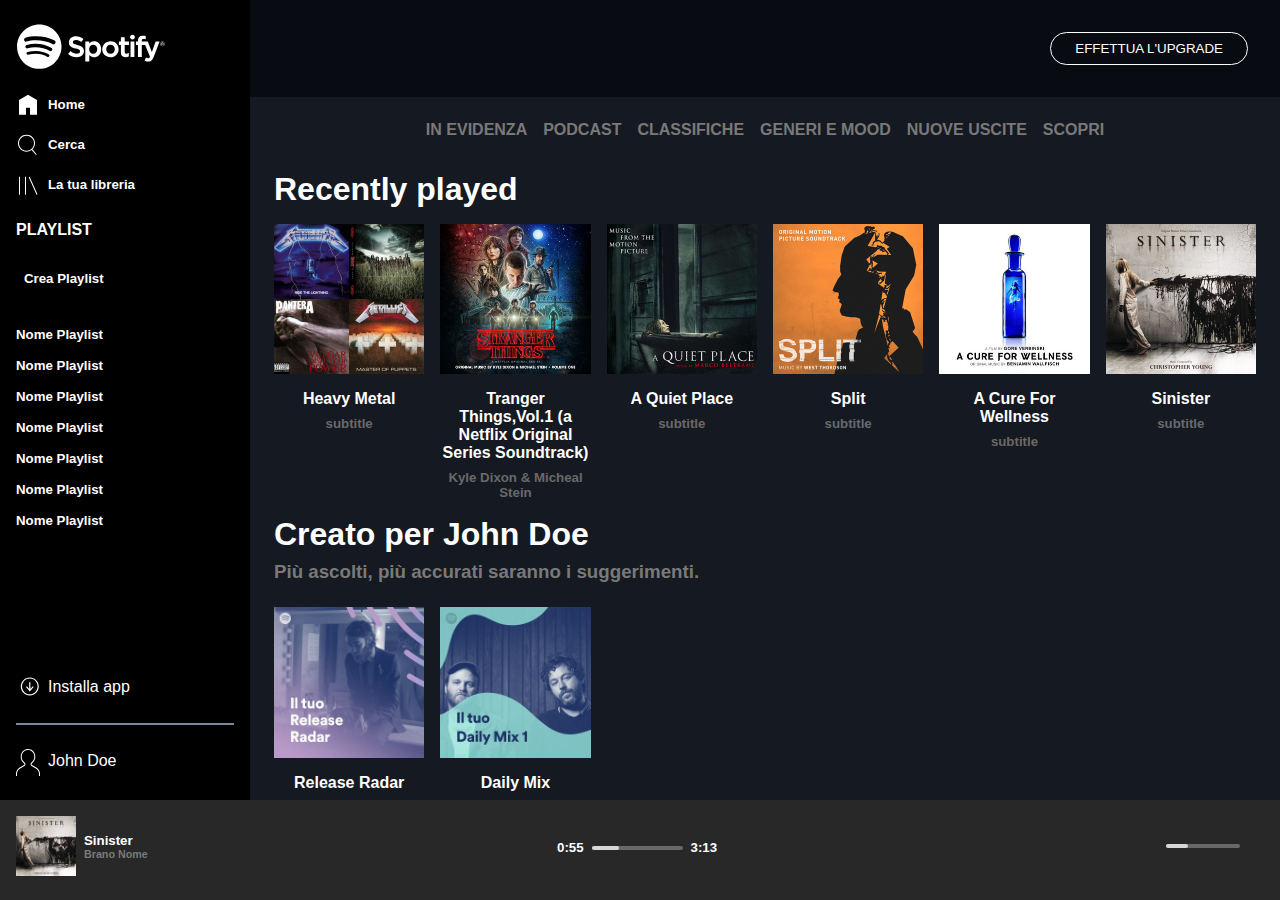
<file: index.html>
<!DOCTYPE html>
<html lang="it">
    <head>
        <meta charset="UTF-8">
        <meta http-equiv="X-UA-Compatible" content="IE=edge">
        <meta name="viewport" content="width=device-width, initial-scale=1.0">
        <title>Spotify</title>
        <link rel="stylesheet" href="https://cdnjs.cloudflare.com/ajax/libs/font-awesome/6.2.0/css/all.min.css"
        integrity="sha512-xh6O/CkQoPOWDdYTDqeRdPCVd1SpvCA9XXcUnZS2FmJNp1coAFzvtCN9BmamE+4aHK8yyUHUSCcJHgXloTyT2A=="
        crossorigin="anonymous" referrerpolicy="no-referrer" />
        <link rel="stylesheet" href="css/style.css">
        <link rel="stylesheet" href="css/style-media.css">
    </head>
    <body>
        <div class="top-container">
            <div class="side-bar">
                
                <div class="top-section">
                    <ul class="sidebar-list">
                        <li>
                            <div class="s-logo">
                                <img src="img/logo-small.svg" alt="">
                            </div>
                            <div class="l-logo">
                                <img src="img/logo.svg" alt="">
                            </div>
                        </li>
                        <li>
                            <a href="#">
                                <div class="li-img">
                                    <img src="img/home.svg" alt="">
                                </div>
                                <div class="li-text">
                                    <h5>Home</h5>
                                </div>

                            </a>
                        </li>
                        <li>
                            <a href="#">
                                <div class="li-img">
                                    <img src="img/search.svg" alt="">
                                </div>
                                <div class="li-text">
                                    <h5>Cerca</h5>
                                </div>

                            </a>
                        </li>
                        <li>
                            <a href="#">
                                <div class="li-img">
                                    <img src="img/libreria.svg" alt="">
                                </div>
                                <div class="li-text">
                                    <h5>La tua libreria</h5>
                                </div>

                            </a>
                        </li>
                        
                    </ul>
                </div>
                <div class="middle-section">
                    <div class="playlist-container">
                        <h4>PLAYLIST</h4>
                        <div class="add-playlist">
                            <i class="fa-solid fa-square-plus font-3"></i>
                            <h5>Crea Playlist</h5>
                        </div>
                        <ul class="sidebar-list">
                            <li><h5>Nome Playlist</h5></li>
                            <li><h5>Nome Playlist</h5></li>
                            <li><h5>Nome Playlist</h5></li>
                            <li><h5>Nome Playlist</h5></li>
                            <li><h5>Nome Playlist</h5></li>
                            <li><h5>Nome Playlist</h5></li>
                            <li><h5>Nome Playlist</h5></li>
                          

                        </ul>

                    </div>
                </div>
                <div class="bottom-section">
                    <ul class="sidebar-list">
                        
                        <li>
                            <a href="#">
                                <div class="li-img">
                                    <img src="img/download.svg" alt="">
                                </div>
                                <div class="li-text">
                                    Installa app
                                </div>

                            </a>
                        </li>
                        <li>
                            <div class="small-bar"></div>
                        </li>
                        <li>
                            <a href="#">
                                <div class="li-img">
                                    <img src="img/profile.svg" alt="">
                                </div>
                                <div class="li-text">
                                    John Doe
                                </div>

                            </a>
                        </li>                          
                    </ul>
                
                </div>
            </div>
            <div class="main-container">
                <div class="upgrade-container">
                    <button class="btn btn-no-bgc"><a href="#">EFFETTUA L'UPGRADE</a></button>
                </div>
                <div class="sub-main-container">
                    <div class="tab-container">
                        <ul class="over-list">
                            <li>
                                <a href="#">
                                    <h4>IN EVIDENZA</h4> 
                                </a>
                            </li>
                            <li>
                                <a href="#">
                                    <h4>PODCAST</h4> 
                                </a>
                            </li>        
                            <li>
                                <a href="#">
                                    <h4>CLASSIFICHE</h4> 
                                </a>
                            </li>        
                            <li>
                                <a href="#">
                                    <h4>GENERI E MOOD</h4>
                                </a>
                            </li>        
                            <li>
                                <a href="#">
                                    <h4>NUOVE USCITE</h4>
                                </a>
                            </li>        
                            <li>
                                <a href="#">
                                    <h4>SCOPRI</h4>
                                </a>
                            </li>                          

                        </ul>

                    </div>
                    <div class="album-container">
                        <h1>Recently played</h1>
                        <div class="row">
                            <div class="col-1-2 col-1-4 col-1-6">
                                <div class="card">
                                    <div class="card-img-container">
                                        <img src="img/metal_lifting.jpg" alt="">
                                        <div class="second-img-container">
                                            <i class="fa-regular fa-circle-play"></i>
                                        </div>
                                    </div>
                                    <div class="card-text">
                                        <h4>Heavy Metal</h4>
                                        <h5>subtitle</h5>
                                    </div>
                                </div>
                            </div>
                            <div class="col-1-2 col-1-4 col-1-6">
                                <div class="card">
                                    <div class="card-img-container">
                                        <img src="img/stranger.jpeg" alt="">
                                        <div class="second-img-container">
                                            <i class="fa-regular fa-circle-play"></i>
                                        </div>
                                    </div>
                                    <div class="card-text">
                                        <h4>Tranger Things,Vol.1 (a Netflix Original Series Soundtrack)</h4>
                                        <h5>Kyle Dixon & Micheal Stein</h5>
                                    </div>
                                </div>
                            </div>
                            <div class="col-1-2 col-1-4 col-1-6">
                                <div class="card">
                                    <div class="card-img-container">
                                        <img src="img/aquietplace.jpeg" alt="">
                                        <div class="second-img-container">
                                            <i class="fa-regular fa-circle-play"></i>
                                        </div>
                                    </div>
                                    <div class="card-text">
                                        <h4>A Quiet Place</h4>
                                        <h5>subtitle</h5>
                                    </div>
                                </div>
                            </div>
                            <div class="col-1-2 col-1-4 col-1-6">
                                <div class="card">
                                    <div class="card-img-container">
                                        <img src="img/split.jpeg" alt="">
                                        <div class="second-img-container">
                                            <i class="fa-regular fa-circle-play"></i>
                                        </div>
                                    </div>
                                    <div class="card-text">
                                        <h4>Split</h4>
                                        <h5>subtitle</h5>
                                    </div>
                                </div>
                            </div>
                            <div class="col-1-2 col-1-4 col-1-6">
                                <div class="card">
                                    <div class="card-img-container">
                                        <img src="img/cure.jpeg" alt="">
                                        <div class="second-img-container">
                                            <i class="fa-regular fa-circle-play"></i>
                                        </div>
                                    </div>
                                    <div class="card-text">
                                        <h4>A Cure For Wellness</h4>
                                        <h5>subtitle</h5>
                                    </div>
                                </div>
                            </div>
                            <div class=" col-1-2 col-1-4 col-1-6">
                                <div class="card">
                                    <div class="card-img-container">
                                        <img src="img/sinister.jpeg" alt="">
                                        <div class="second-img-container">
                                            <i class="fa-regular fa-circle-play"></i>
                                        </div>
                                    </div>
                                    <div class="card-text">
                                        <h4>Sinister</h4>
                                        <h5>subtitle</h5>
                                    </div>
                                </div>
                            </div>
                            
                        </div>

                    </div>
                    <div class="user-mixtape">
                        <h1>Creato per John Doe</h1>
                        <h3>Più ascolti, più accurati saranno i suggerimenti.</h3>
                        <div class="row">
                            <div class="col-1-2 col-1-4 col-1-6">
                                <div class="card">
                                    <div class="card-img-container">
                                        <img src="img/radar.jpeg" alt="">
                                        <div class="second-img-container">
                                            <i class="fa-regular fa-circle-play"></i>
                                        </div>
                                    </div>
                                    <div class="card-text">
                                        <h4>Release Radar</h4>                                     
                                    </div>
                                </div>
                            </div>
                            <div class="col-1-2 col-1-4 col-1-6">
                                <div class="card">
                                    <div class="card-img-container">
                                        <img src="img/mixdaily.jpeg" alt="">
                                        
                                        <div class="second-img-container">
                                            <i class="fa-regular fa-circle-play"></i>
                                        </div>
                                    </div>
                                    
                                    <div class="card-text">
                                        <h4>Daily Mix</h4>                      
                                    </div>
                                </div>
                            </div>
                        </div>

                    </div>
                    <div class="artist-container">
                        <h1>Artisti più popolari</h1>
                        <h3>Più ascolti, più accurati saranno i suggerimenti.</h3>
                        <div class="row">
                            <div class="col-1-2 col-1-4 col-1-6">
                                <div class="card">
                                    <div class="img-container-artist">
                                        <img src="img/youg.jpeg" alt="">
                                    </div>
                                   
                                    <div class="card-text">
                                        <h4>Lana Del Rey</h4>                                     
                                    </div>
                                </div>
                            </div>
                           
                            <div class="col-1-2 col-1-4 col-1-6">
                                <div class="card ">
                                    <div class="img-container-artist">
                                        <img src="img/einaudi.jpeg" alt="">
                                    </div>
                                    <div class="card-text">
                                        <h4>Einaudi </h4>                      
                                    </div>
                                </div>
                            </div>
                        </div>

                    </div>
                </div>
                
            </div>
        </div>
        <div class="bottom-navbar">
            <div class="player-bar">
                <div class="left-bar">
                    <div class="img-left-bar">
                        <img src="img/sinister.jpeg" alt="">
                    </div>
                    <div class="text-left-bar">
                        <h5>Sinister</h5>
                        <h6 class="c-icon-grey">Brano Nome</h6>
                    </div>
                    <div>
                        <i class="fa-regular fa-heart c-icon-grey pad-05"></i>
                        <i class="fa-regular fa-folder c-icon-grey pad-05"></i>
                    </div>
                    
                </div>
                <div class="center-bar">
                    
                    <div class="icons-player ">
                        <i class="fa-solid fa-shuffle font-1 c-icon-white"></i>
                        <i class="fa-solid fa-backward-step font-1 c-icon-white"></i>
                        <i class="fa-regular fa-circle-play font-2 c-icon-white line-height-player"></i>
                        <i class="fa-solid fa-forward-step font-1 c-icon-white"></i>
                        <i class="fa-solid fa-rotate-right font-1 c-icon-white"></i>
                    </div>
                    <div class="player-bar-container">
                        
                        <h5>0:55</h5>
                        
                        
                        <div class="song-bar-container ">

                            <div class="song-bar-bg">
                                <div class="music-overlay">
                                </div>
                            </div>
                        </div>
                    
                        <h5>3:13</h5>
                        
                        
                    </div>
                   

                </div>
                <div class="right-bar">
                    <div class="right-bar-icons">
                        <i class="fa-solid fa-list font-1 c-icon-white pad-05"></i>
                        <i class="fa-solid fa-display font-1 c-icon-white pad-05"></i>
                        <i class="fa-solid fa-volume-high font-1 c-icon-white pad-05"></i>
                    </div>
                    <div class="song-bar-container bar-width">
                        <div class="song-bar-bg">
                            <div class="music-overlay">
                            </div>
                        </div>
                    </div>      
                </div>

            </div>
            
        </div>


    </body>
</html>
</file>
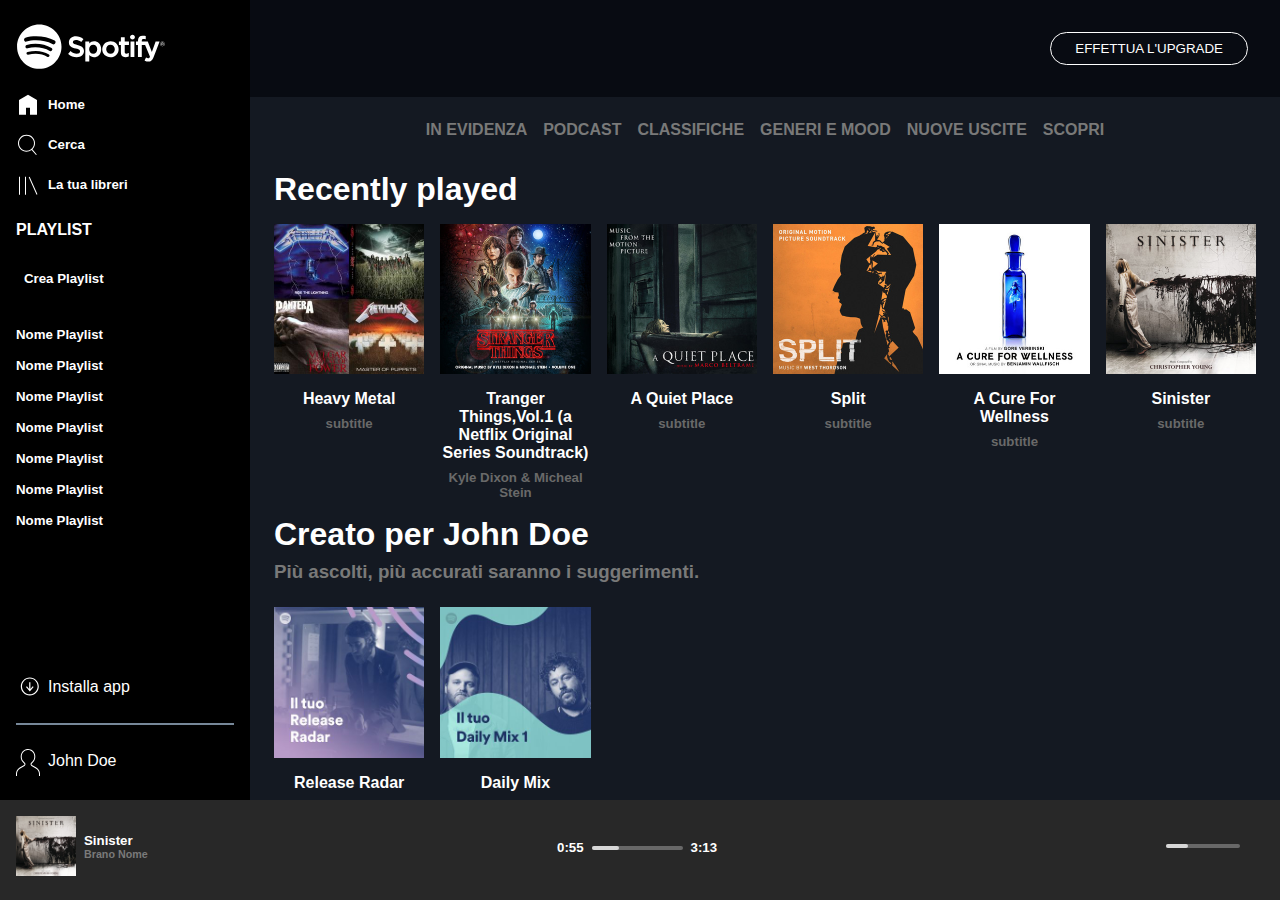
<file: bonus.html>
<!DOCTYPE html>
<html lang="it">
    <head>
        <meta charset="UTF-8">
        <meta http-equiv="X-UA-Compatible" content="IE=edge">
        <meta name="viewport" content="width=device-width, initial-scale=1.0">
        <title>Spotify</title>
        <link rel="stylesheet" href="https://cdnjs.cloudflare.com/ajax/libs/font-awesome/6.2.0/css/all.min.css"
        integrity="sha512-xh6O/CkQoPOWDdYTDqeRdPCVd1SpvCA9XXcUnZS2FmJNp1coAFzvtCN9BmamE+4aHK8yyUHUSCcJHgXloTyT2A=="
        crossorigin="anonymous" referrerpolicy="no-referrer" />
        <link rel="stylesheet" href="css/style.css">
        <link rel="stylesheet" href="css/style-media.css">
        <link rel="stylesheet" href="css/bonus.css">
    </head>
    <body>
        <div class="top-container">
            <div class="side-bar">
                
                <div class="top-section">
                    <ul class="sidebar-list over-list-side"">
                        <li >
                            <div class="s-logo">
                                <img src="img/logo-small.svg" alt="">
                            </div>
                            <div class="l-logo">
                                <img src="img/logo.svg" alt="">
                            </div>
                        </li>
                        <li>
                            <a href="#">
                                <div class="li-img">
                                    <img src="img/home.svg" alt="">
                                </div>
                                <div class="li-text">
                                    <h5>Home</h5>
                                </div>
                            </a>
                        </li>
                        <li>
                            <a href="#">
                                <div class="li-img">
                                    <img src="img/search.svg" alt="">
                                </div>
                                <div class="li-text">
                                    <h5>Cerca</h5>
                                </div>

                            </a>
                        </li>
                        <li>
                            <a href="#">
                                <div class="li-img">
                                    <img src="img/libreria.svg" alt="">
                                </div>
                                <div class="li-text">
                                    <h5>La tua libreri </h5>
                                </div>

                            </a>
                        </li>
                        
                    </ul>
                </div>
                <div class="middle-section">
                    <div class="playlist-container">
                        <h4>PLAYLIST</h4>
                        <div class="add-playlist">
                            <i class="fa-solid fa-square-plus font-3"></i>
                            <h5>Crea Playlist</h5>
                        </div>
                        <ul class="sidebar-list">
                            <li><h5>Nome Playlist</h5></li>
                            <li><h5>Nome Playlist</h5></li>
                            <li><h5>Nome Playlist</h5></li>
                            <li><h5>Nome Playlist</h5></li>
                            <li><h5>Nome Playlist</h5></li>
                            <li><h5>Nome Playlist</h5></li>
                            <li><h5>Nome Playlist</h5></li>
                          

                        </ul>

                    </div>
                </div>
                <div class="bottom-section">
                    <ul class="sidebar-list">
                        
                        <li>
                            <a href="#">
                                <div class="li-img">
                                    <img src="img/download.svg" alt="">
                                </div>
                                <div class="li-text">
                                    Installa app
                                </div>

                            </a>
                        </li>
                        <li>
                            <div class="small-bar"></div>
                        </li>
                        <li>
                            <a href="#">
                                <div class="li-img">
                                    <img src="img/profile.svg" alt="">
                                </div>
                                <div class="li-text">
                                    John Doe
                                </div>

                            </a>
                        </li>                          
                    </ul>
                
                </div>
            </div>
            <div class="main-container">
                <div class="upgrade-container">
                    <button class="btn btn-no-bgc"><a href="#">EFFETTUA L'UPGRADE</a></button>
                </div>
                <div class="sub-main-container">
                    <div class="tab-container">
                        <ul class="over-list">
                            <li>
                                <a href="#">
                                    <h4>IN EVIDENZA</h4> 
                                </a>
                            </li>
                            <li>
                                <a href="#">
                                    <h4>PODCAST</h4> 
                                </a>
                            </li>        
                            <li>
                                <a href="#">
                                    <h4>CLASSIFICHE</h4> 
                                </a>
                            </li>        
                            <li>
                                <a href="#">
                                    <h4>GENERI E MOOD</h4>
                                </a>
                            </li>        
                            <li>
                                <a href="#">
                                    <h4>NUOVE USCITE</h4>
                                </a>
                            </li>        
                            <li>
                                <a href="#">
                                    <h4>SCOPRI</h4>
                                </a>
                            </li>                          

                        </ul>

                    </div>
                    <div class="album-container">
                        <h1>Recently played</h1>
                        <div class="row">
                            <div class="col-1-2 col-1-4 col-1-6">
                                <div class="card">
                                    <div class="card-img-container">
                                        <img src="img/metal_lifting.jpg" alt="">
                                        <div class="second-img-container">
                                            <i class="fa-regular fa-circle-play"></i>
                                        </div>
                                    </div>
                                    <div class="card-text">
                                        <h4>Heavy Metal</h4>
                                        <h5>subtitle</h5>
                                    </div>
                                </div>
                            </div>
                            <div class="col-1-2 col-1-4 col-1-6">
                                <div class="card">
                                    <div class="card-img-container">
                                        <img src="img/stranger.jpeg" alt="">
                                        <div class="second-img-container">
                                            <i class="fa-regular fa-circle-play"></i>
                                        </div>
                                    </div>
                                    <div class="card-text">
                                        <h4>Tranger Things,Vol.1 (a Netflix Original Series Soundtrack)</h4>
                                        <h5>Kyle Dixon & Micheal Stein</h5>
                                    </div>
                                </div>
                            </div>
                            <div class="col-1-2 col-1-4 col-1-6">
                                <div class="card">
                                    <div class="card-img-container">
                                        <img src="img/aquietplace.jpeg" alt="">
                                        <div class="second-img-container">
                                            <i class="fa-regular fa-circle-play"></i>
                                        </div>
                                    </div>
                                    <div class="card-text">
                                        <h4>A Quiet Place</h4>
                                        <h5>subtitle</h5>
                                    </div>
                                </div>
                            </div>
                            <div class="col-1-2 col-1-4 col-1-6">
                                <div class="card">
                                    <div class="card-img-container">
                                        <img src="img/split.jpeg" alt="">
                                        <div class="second-img-container">
                                            <i class="fa-regular fa-circle-play"></i>
                                        </div>
                                    </div>
                                    <div class="card-text">
                                        <h4>Split</h4>
                                        <h5>subtitle</h5>
                                    </div>
                                </div>
                            </div>
                            <div class="col-1-2 col-1-4 col-1-6">
                                <div class="card">
                                    <div class="card-img-container">
                                        <img src="img/cure.jpeg" alt="">
                                        <div class="second-img-container">
                                            <i class="fa-regular fa-circle-play"></i>
                                        </div>
                                    </div>
                                    <div class="card-text">
                                        <h4>A Cure For Wellness</h4>
                                        <h5>subtitle</h5>
                                    </div>
                                </div>
                            </div>
                            <div class=" col-1-2 col-1-4 col-1-6">
                                <div class="card">
                                    <div class="card-img-container">
                                        <img src="img/sinister.jpeg" alt="">
                                        <div class="second-img-container">
                                            <i class="fa-regular fa-circle-play"></i>
                                        </div>
                                    </div>
                                    <div class="card-text">
                                        <h4>Sinister</h4>
                                        <h5>subtitle</h5>
                                    </div>
                                </div>
                            </div>
                            
                        </div>

                    </div>
                    <div class="user-mixtape">
                        <h1>Creato per John Doe</h1>
                        <h3>Più ascolti, più accurati saranno i suggerimenti.</h3>
                        <div class="row">
                            <div class="col-1-2 col-1-4 col-1-6">
                                <div class="card">
                                    <div class="card-img-container">
                                        <img src="img/radar.jpeg" alt="">
                                        <div class="second-img-container">
                                            <i class="fa-regular fa-circle-play"></i>
                                        </div>
                                    </div>
                                    <div class="card-text">
                                        <h4>Release Radar</h4>                                     
                                    </div>
                                </div>
                            </div>
                            <div class="col-1-2 col-1-4 col-1-6">
                                <div class="card">
                                    <div class="card-img-container">
                                        <img src="img/mixdaily.jpeg" alt="">
                                        
                                        <div class="second-img-container">
                                            <i class="fa-regular fa-circle-play"></i>
                                        </div>
                                    </div>
                                    
                                    <div class="card-text">
                                        <h4>Daily Mix</h4>                      
                                    </div>
                                </div>
                            </div>
                        </div>

                    </div>
                    <div class="artist-container">
                        <h1>Artisti più popolari</h1>
                        <h3>Più ascolti, più accurati saranno i suggerimenti.</h3>
                        <div class="row">
                            <div class="col-1-2 col-1-4 col-1-6">
                                <div class="card">
                                    <div class="img-container-artist">
                                        <img src="img/youg.jpeg" alt="">
                                    </div>
                                   
                                    <div class="card-text">
                                        <h4>Lana Del Rey</h4>                                     
                                    </div>
                                </div>
                            </div>
                           
                            <div class="col-1-2 col-1-4 col-1-6">
                                <div class="card ">
                                    <div class="img-container-artist">
                                        <img src="img/einaudi.jpeg" alt="">
                                    </div>
                                    <div class="card-text">
                                        <h4>Einaudi </h4>                      
                                    </div>
                                </div>
                            </div>
                        </div>

                    </div>
                </div>
                
            </div>
        </div>
        <div class="bottom-navbar">
            <div class="player-bar">
                <div class="left-bar">
                    <div class="img-left-bar">
                        <img src="img/sinister.jpeg" alt="">
                    </div>
                    <div class="text-left-bar">
                        <h5>Sinister</h5>
                        <h6 class="c-icon-grey">Brano Nome</h6>
                    </div>
                    <div>
                        <i class="fa-regular fa-heart c-icon-grey pad-05"></i>
                        <i class="fa-regular fa-folder c-icon-grey pad-05"></i>
                    </div>
                    
                </div>
                <div class="center-bar">
                    
                    <div class="icons-player ">
                        <i class="fa-solid fa-shuffle font-1 c-icon-white"></i>
                        <i class="fa-solid fa-backward-step font-1 c-icon-white"></i>
                        <i class="fa-regular fa-circle-play font-2 c-icon-white line-height-player"></i>
                        <i class="fa-solid fa-forward-step font-1 c-icon-white"></i>
                        <i class="fa-solid fa-rotate-right font-1 c-icon-white"></i>
                    </div>
                    <div class="player-bar-container">
                        
                        <h5>0:55</h5>
                        
                        
                        <div class="song-bar-container ">

                            <div class="song-bar-bg">
                                <div class="music-overlay">
                                </div>
                            </div>
                        </div>
                    
                        <h5>3:13</h5>
                        
                        
                    </div>
                   

                </div>
                <div class="right-bar">
                    <div class="right-bar-icons">
                        <i class="fa-solid fa-list font-1 c-icon-white pad-05"></i>
                        <i class="fa-solid fa-display font-1 c-icon-white pad-05"></i>
                        <i class="fa-solid fa-volume-high font-1 c-icon-white pad-05"></i>
                    </div>
                    <div class="song-bar-container bar-width">
                        <div class="song-bar-bg">
                            <div class="music-overlay">
                            </div>
                        </div>
                    </div>      
                </div>

            </div>
            
        </div>


    </body>
</html>
</file>
<file: css/style.css>
:root{
    --topbar: #080B12ff;
    --playbar: #282828ff;
    --green-yellow: #ADFF2Fff;
    --main-bgc: #141922ff;
    --sidebar: #000000ff;
}

*{
    padding: 0;
    margin: 0;
    box-sizing: border-box;
}

body{
    font-family: Arial, Helvetica, sans-serif;
    height: 100vh;
    display: flex;
    flex-direction: column;

}
a{
    text-decoration: none;
}
.top-container{
    flex-grow: 1;
    display: flex;
    overflow: auto;
}

.bottom-navbar{
    flex-shrink: 0;
    height: 100px;
    background-color: var(--playbar);
    
}
.main-container{
    flex-grow: 1;
    overflow: auto;

}
.upgrade-container{
    display: flex;
    justify-content: flex-end;
    background-color:var(--topbar);
    padding: 2rem;
    position: sticky;
    top: 0;
    z-index: 2;
}
.btn{
    border: 1px solid white;
    border-radius: 20px;
    padding: .5rem 1.5rem;
}
.btn-no-bgc{
    background-color: transparent;
}
.upgrade-container a{
    color: white;   
}
.sub-main-container{
    background-color: var(--main-bgc);
    padding: 0 1rem;
}
.tab-container {
    padding: 1rem;
}
.tab-container ul{
    list-style: none;
    display: flex;
    justify-content: center;
    flex-wrap: wrap;
}

.tab-container li a h4{
    padding: .5rem;
    color: rgb(121, 121, 121);
    
    
}
.sub-main-container h1{
    color: white;
    padding: .5rem;
}
.sub-main-container h3{
    color: rgb(121, 121, 121);
    padding: 0 .5rem;
    padding-bottom: 1rem;
}

.row{
    display: flex;
    flex-wrap: wrap;
}
.col-1-2{
    flex-basis: calc(100% /2);
    padding: .5rem;
}


.card-img-container{
    position: relative;
    aspect-ratio: 1/1;
}

.card-img-container img{
    width: 100%;
    object-fit: cover;
    display: block;
    aspect-ratio: 1/1;

}
.second-img-container{
    position: absolute;
    top:0;
    left: 0;
    height: 100%;
    width: 100%;
    align-items: center;
    justify-content: center;
    display: none;
    background-color: rgba(42, 37, 37, 0.525);
}
.second-img-container i{
    color: white;
    font-size: 4rem;
}

.card-img-container:hover .second-img-container{
    display: flex;   
}

.card-text h4{
    text-align: center;
    color: white;
    padding-top: 1rem ;
    
}
.card-text h5{
    text-align: center;
    color: rgb(105, 105, 105);
    padding-top: .5rem ;
    
    
}
.img-container-artist{
    aspect-ratio: 1/1;

}
.img-container-artist img{
    width: 100%;
    object-fit: cover;
    display: block;
    object-fit: cover;
    aspect-ratio: 1/1;
    border-radius:50%;
}
.small-bar{
    height: 2px;
    width: 100%;
    background-color: lightslategray;
    margin: .5rem 0;
}
.font-3{
    font-size: 3rem;
}
.add-playlist{
    display: flex;
    padding: 1rem 0;
    

}
.add-playlist h5{
    margin-left: .5rem;
    line-height: 3rem;

}
.side-bar{
    background-color: var(--sidebar);
    color: white;
    width: 60px;
    flex-shrink: 0;
    display: flex;
    flex-direction: column;
    padding: 1rem;
    overflow: auto;
}


.side-bar .top-section{
    flex-shrink: 0;
    margin-bottom: 1rem;
}
.side-bar .middle-section{
    overflow: auto;
    flex-grow: 1;
}
.side-bar .middle-section .playlist-container{
    display: none;
}
.side-bar .bottom-section{
    flex-shrink: 0;
}
.side-bar .sidebar-list{
    list-style: none;
  
}
.side-bar .sidebar-list a{
    color: white;
    text-decoration: none;
    display: flex;   
}
.sidebar-list li{
    padding: .5rem 0;
}
.l-logo{
    display: flex;
    padding-bottom: .5rem;
    width: 150px;
    display: none;
}
.l-logo img{
    width: 100%;
    object-fit: contain;
    display: block;
   
}
.s-logo{
    width: 100%;
    padding-bottom: 1rem;
}
.s-logo img{
    width: 100%;
    object-fit: contain;
    display: block;
}
.side-bar .sidebar-list .li-text{
    display: none;
}

.li-img{
   width: 100%;
   height: 100%;
   margin-right: .5rem;
    
}
.li-img img{
    width: 100%;
    object-fit: scale-down;
    display: block;
   
}

.player-bar{
    padding: 1rem;
    display: flex;
    justify-content: space-between;
}
.player-bar h5{
    color: white;
   
}
.left-bar{
    display: flex;
    align-items: center;
}
.img-left-bar{
    width: 50px;
    display: flex;
    margin-right: .5rem;
}
.font-1{
    font-size: 1rem;
}
.font-2{
    font-size: 2rem;
}
.img-left-bar img{
    width: 100%;
}
.c-icon-white{
    color: white;
}
.c-icon-grey{
    color: rgb(122, 122, 122);
}
.center-bar{
    margin: 0 1rem;
}
.icons-player{
    display: flex;
    margin: .5rem 0;
}
.icons-player i{
   padding: 0 1rem;
}
.pad-05{
   padding: 0 .5rem;
}

.song-bar-container{
    padding: .2rem .5rem;
    position: relative;
    width: 100%;
    
}
.song-bar-bg{
    height: 4px;
    border-radius: 2px;
    background-color: rgb(104, 104, 104) ;
}

.song-bar-container .music-overlay{
    height: 4px;
    border-radius: 2px;
    background-color: rgb(215, 215, 215);
    width: 30%;
   
}
.line-height-player{
    line-height: 5px;
}
.bar-width{
    width: 7vw;
}
.right-bar{
    padding: 1rem;
    display: none;
    align-items: center;
}
.player-bar-container{
    display: flex;
    align-items: center;
    padding-top: .5rem;
}
</file>
<file: css/style-media.css>
@media screen and (min-width: 568px) {
    .side-bar {
        width:250px ;
    }
    .side-bar .middle-section .playlist-container{
        display: block;
    }
    .side-bar .sidebar-list a{
        justify-content: flex-start;
    }
    .side-bar .sidebar-list .li-icon{
        margin-right: 1rem;
    }
    .side-bar .sidebar-list .li-text{
        display: block;
    }
    .s-logo {
        width: 100%;
        display: none;
    }
    .l-logo{
        width: 150px;
        display: block;
    }
    .li-text{
        line-height: 1.5rem;
    }
    .li-img{
        width: 1.5rem;
        height: 100%;
        margin-right: .5rem;

    }
    .img-left-bar{
        width: 60px;
    }
    .right-bar{
        padding: 1rem;
        display: flex;
        align-items: center;
    }
  
}

@media screen and (min-width: 768px) {
   
    .col-1-4{
        flex-basis: calc(100% /4);
        padding: .5rem;
        
    }
  
}

@media screen and (min-width: 992px){
    .col-1-6{
        flex-basis: calc(100% /6);
        padding: .5rem;
    }
}
</file>
<file: css/bonus.css>
.over-list a {
    position: relative;
}
.over-list a::after{
    content: '';
    position: absolute;
    width: 100%;
    height: 2px;
    bottom: 0;
    left: 0;
    background-color: var(--green-yellow);
    transform-origin: bottom ;
    transition: transform 0.20s ;
    transform: scaleX(0);
}
.over-list a:hover::after{
    transform: scaleX(1);
    transform-origin: bottom center;
}


.over-list-side a{ 
    border-left: none;
    transition: border-left ;
}
.over-list-side a:hover{
    border-left: 3px solid var(--green-yellow);
}
</file>
